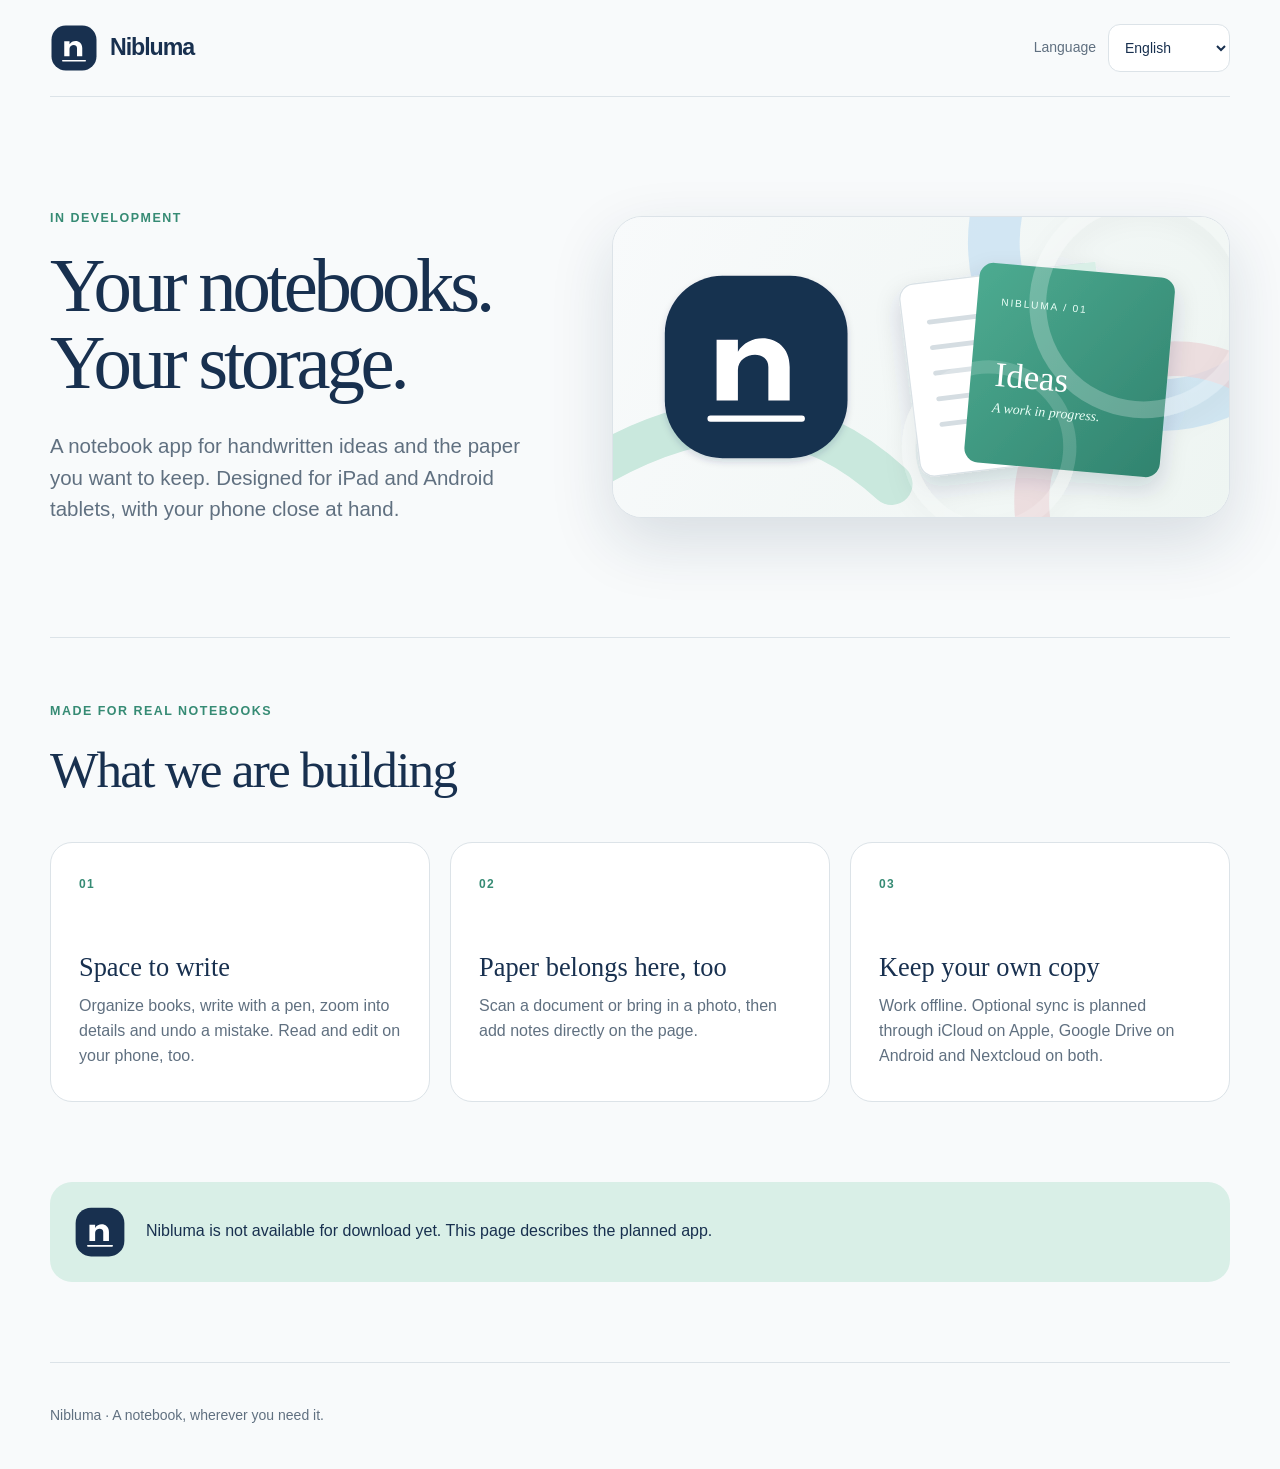
<file: webfront/index.html>
<!doctype html>
<html lang="en">
<head>
  <meta charset="utf-8">
  <meta name="viewport" content="width=device-width, initial-scale=1">
  <meta name="description" content="Nibluma is an offline notebook app in development for iPad and Android tablets, with reading and editing on phones.">
  <meta name="theme-color" content="#f8fafb">
  <meta name="color-scheme" content="light dark">
  <meta property="og:type" content="website">
  <meta property="og:title" content="Nibluma · Your notebooks. Your storage.">
  <meta property="og:description" content="Nibluma is an offline notebook app in development for iPad and Android tablets, with reading and editing on phones.">
  <meta property="og:image" content="assets/feature-graphic.png">
  <title>Nibluma · Your notebooks. Your storage.</title>
  <link rel="icon" href="assets/nibluma-mark.svg" type="image/svg+xml">
  <link rel="apple-touch-icon" href="assets/apple-touch-icon.png">
  <link rel="manifest" href="manifest.json">
  <link rel="stylesheet" href="styles.css">
  <script src="site.js" defer></script>
</head>
<body>
  <a class="skip" href="#main" data-i18n="skip">Skip to content</a>
  <header class="site-header">
    <a class="brand" href="./" aria-label="Nibluma">
      <img class="brand-mark" src="assets/nibluma-mark.svg" alt="" width="48" height="48">
      <span>Nibluma</span>
    </a>
    <label class="language"><span data-i18n="language">Language</span>
      <select id="language"><option value="en">English</option><option value="de">Deutsch</option></select>
    </label>
  </header>
  <main id="main">
    <section class="intro" aria-labelledby="headline">
      <div class="intro-copy">
        <p class="eyebrow" data-i18n="status">In development</p>
        <h1 id="headline" data-i18n="headline">Your notebooks. Your storage.</h1>
        <p class="lead" data-i18n="intro">A notebook app for handwritten ideas and the paper you want to keep. Designed for iPad and Android tablets, with your phone close at hand.</p>
      </div>
      <div class="feature-graphic" aria-hidden="true">
        <img src="assets/feature-graphic.svg" alt="" width="1024" height="500">
      </div>
    </section>
    <section class="scope" aria-labelledby="scope-heading">
      <p class="eyebrow" data-i18n="scopeEyebrow">Made for real notebooks</p>
      <h2 id="scope-heading" data-i18n="scope">What we are building</h2>
      <div class="features">
        <article><span aria-hidden="true">01</span><h3 data-i18n="writeTitle">Space to write</h3><p data-i18n="writeBody">Organize books, write with a pen, zoom into details and undo a mistake. Read and edit on your phone, too.</p></article>
        <article><span aria-hidden="true">02</span><h3 data-i18n="scanTitle">Paper belongs here, too</h3><p data-i18n="scanBody">Scan a document or bring in a photo, then add notes directly on the page.</p></article>
        <article><span aria-hidden="true">03</span><h3 data-i18n="storageTitle">Keep your own copy</h3><p data-i18n="storageBody">Work offline. Optional sync is planned through iCloud on Apple, Google Drive on Android and Nextcloud on both.</p></article>
      </div>
    </section>
    <aside class="notice">
      <img src="assets/nibluma-mark.svg" alt="" width="52" height="52">
      <p data-i18n="note">Nibluma is not available for download yet. This page describes the planned app.</p>
    </aside>
    <p id="language-error" role="status" hidden></p>
    <noscript data-i18n="scriptNotice">JavaScript enables the language switch. The English page is available without it.</noscript>
  </main>
  <footer><p data-i18n="footer">Nibluma · A notebook, wherever you need it.</p></footer>
</body>
</html>
</file>
<file: webfront/styles.css>
:root {
  color-scheme: light dark;
  --bg: #f8fafb;
  --surface: #fff;
  --fg: #18304f;
  --muted: #607080;
  --border: #dce3e8;
  --accent: #368b74;
  --accent-soft: #d9efe7;
  --shadow: 0 24px 64px rgb(24 48 79 / 14%);
  --display: "Iowan Old Style", Charter, Georgia, serif;
  --body: -apple-system, BlinkMacSystemFont, "SF Pro Text", "Segoe UI", sans-serif;
}

* { box-sizing: border-box; }
html { scroll-behavior: smooth; }
body { margin: 0; min-height: 100vh; background: var(--bg); color: var(--fg); font-family: var(--body); line-height: 1.55; }
img { display: block; max-width: 100%; }
.site-header, main, footer { width: min(1180px, calc(100% - 48px)); margin-inline: auto; }
.site-header { display: flex; align-items: center; justify-content: space-between; gap: 24px; padding-block: 24px; border-bottom: 1px solid var(--border); }
.brand { display: flex; align-items: center; gap: 12px; color: inherit; font-size: 1.45rem; font-weight: 700; letter-spacing: -.045em; text-decoration: none; }
.brand-mark { width: 48px; height: 48px; }
.language { display: flex; align-items: center; gap: 12px; color: var(--muted); font-size: .875rem; }
select { min-height: 48px; padding: 8px 36px 8px 12px; border: 1px solid var(--border); border-radius: 12px; background: var(--surface); color: var(--fg); font: inherit; }
.intro { display: grid; grid-template-columns: minmax(0, .88fr) minmax(480px, 1.12fr); align-items: center; gap: clamp(36px, 6vw, 80px); padding-block: clamp(64px, 9vw, 112px); }
.eyebrow { margin: 0 0 20px; color: var(--accent); font-size: .78rem; font-weight: 700; letter-spacing: .12em; text-transform: uppercase; }
h1 { margin: 0; font-family: var(--display); font-size: clamp(3rem, 6vw, 5.4rem); font-weight: 400; letter-spacing: -.055em; line-height: 1; text-wrap: balance; }
.lead { max-width: 620px; margin: 28px 0 0; color: var(--muted); font-size: clamp(1.08rem, 1.8vw, 1.28rem); }
.feature-graphic { overflow: hidden; border: 1px solid var(--border); border-radius: 30px; background: #f8fafb; box-shadow: var(--shadow); }
.feature-graphic img { width: 100%; height: auto; }
.scope { padding-block: 64px 80px; border-top: 1px solid var(--border); }
h2 { max-width: 760px; margin: 0 0 44px; font-family: var(--display); font-size: clamp(2.1rem, 4vw, 3.4rem); font-weight: 400; letter-spacing: -.035em; line-height: 1.1; }
.features { display: grid; grid-template-columns: repeat(3, minmax(0, 1fr)); gap: 20px; }
article { min-height: 260px; padding: 28px; border: 1px solid var(--border); border-radius: 22px; background: var(--surface); }
article > span { color: var(--accent); font: 600 .75rem/1 var(--body); letter-spacing: .12em; }
h3 { margin: 56px 0 12px; font-family: var(--display); font-size: 1.65rem; font-weight: 400; line-height: 1.15; }
article p { margin: 0; color: var(--muted); }
.notice { display: flex; align-items: center; gap: 20px; margin: 0 0 80px; padding: 24px; border-radius: 22px; background: var(--accent-soft); }
.notice img { flex: 0 0 auto; }
.notice p { margin: 0; }
#language-error { color: #a32727; }
footer { padding-block: 28px; border-top: 1px solid var(--border); color: var(--muted); font-size: .875rem; }
.skip { position: absolute; z-index: 10; left: 16px; top: -100px; padding: 12px 16px; border-radius: 8px; background: var(--fg); color: var(--bg); }
.skip:focus { top: 8px; }
:focus-visible { outline: 3px solid var(--accent); outline-offset: 4px; }

@media (max-width: 900px) {
  .intro { grid-template-columns: 1fr; }
  .feature-graphic { max-width: 720px; }
}

@media (max-width: 700px) {
  .site-header, main, footer { width: min(100% - 32px, 1180px); }
  .site-header { padding-block: 18px; }
  .brand-mark { width: 40px; height: 40px; }
  .language > span { position: absolute; width: 1px; height: 1px; overflow: hidden; clip-path: inset(50%); }
  .intro { padding-block: 52px 64px; }
  .features { grid-template-columns: 1fr; }
  article { min-height: 0; }
  h3 { margin-top: 32px; }
  .notice { align-items: flex-start; }
}

@media (prefers-color-scheme: dark) {
  :root {
    --bg: #111a23;
    --surface: #192532;
    --fg: #f5f7f9;
    --muted: #b5c0ca;
    --border: #344454;
    --accent: #7fd2b8;
    --accent-soft: #193d35;
    --shadow: 0 24px 64px rgb(0 0 0 / 28%);
  }
}

@media (prefers-reduced-motion: reduce) {
  html { scroll-behavior: auto; }
}
</file>
